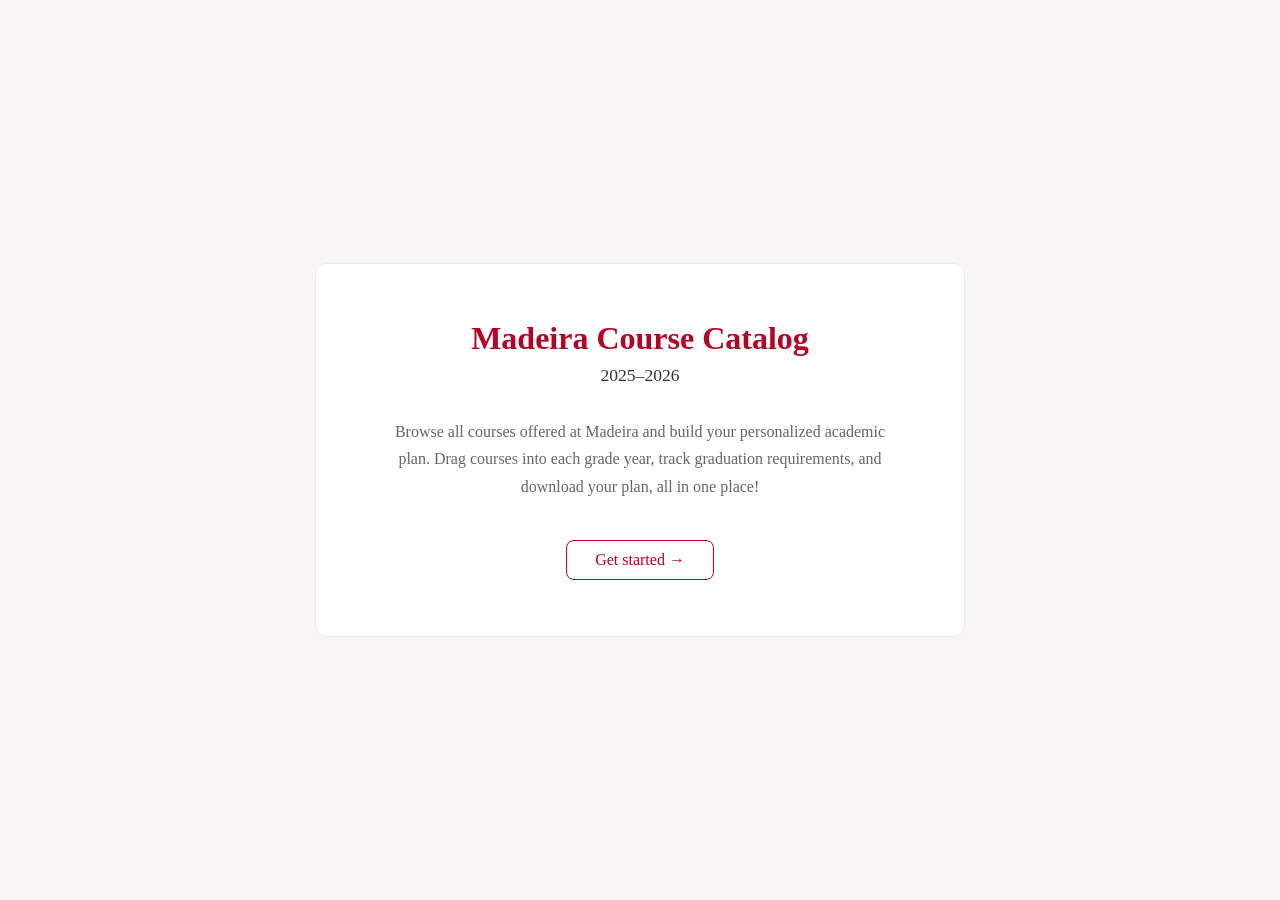
<file: index.html>
<head>
  <meta charset="UTF-8">
  <title>Madeira Course Catalog</title>
  <link rel="stylesheet" href="css/style.css">
  <style>
    body {
      margin: 0;
      min-height: 100vh;
      display: flex;
      align-items: center;
      justify-content: center;
      background-color: #f7f5f5;
      font-family: Palatino, 'Palatino Linotype', 'Book Antiqua', serif;
    }

    #welcome-box {
      background: white;
      border-radius: 12px;
      padding: 3.5rem 4rem;
      max-width: 520px;
      width: 90%;
      text-align: center;
      border: 1px solid #f0e8e8;
    }

    #welcome-box h1 {
      color: #B90124;
      font-size: 2rem;
      margin: 0 0 0.5rem 0;
    }

    #welcome-box h2 {
      color: #333;
      font-size: 1.1rem;
      font-weight: normal;
      margin: 0 0 2rem 0;
    }

    #welcome-box p {
      color: #666;
      font-size: 1rem;
      line-height: 1.7;
      margin: 0 0 2.5rem 0;
    }

    #enter-btn {
      display: inline-block;
      background: none;
      border: 1px solid #B90124;
      border-radius: 8px;
      padding: 10px 28px;
      font-family: Palatino, 'Palatino Linotype', 'Book Antiqua', serif;
      font-size: 1rem;
      color: #B90124;
      cursor: pointer;
      text-decoration: none;
    }

    #enter-btn:hover {
      background-color: #fdf0f2;
    }
  </style>
</head>

<body>
  <div id="welcome-box">
    <h1>Madeira Course Catalog</h1>
    <h2>2025–2026</h2>
    <p>Browse all courses offered at Madeira and build your personalized academic plan. Drag courses into each grade year, track graduation requirements, and download your plan, all in one place!</p>
    <a href="main.html#tutorial" id="enter-btn">Get started →</a>
  </div>
</body>
</file>
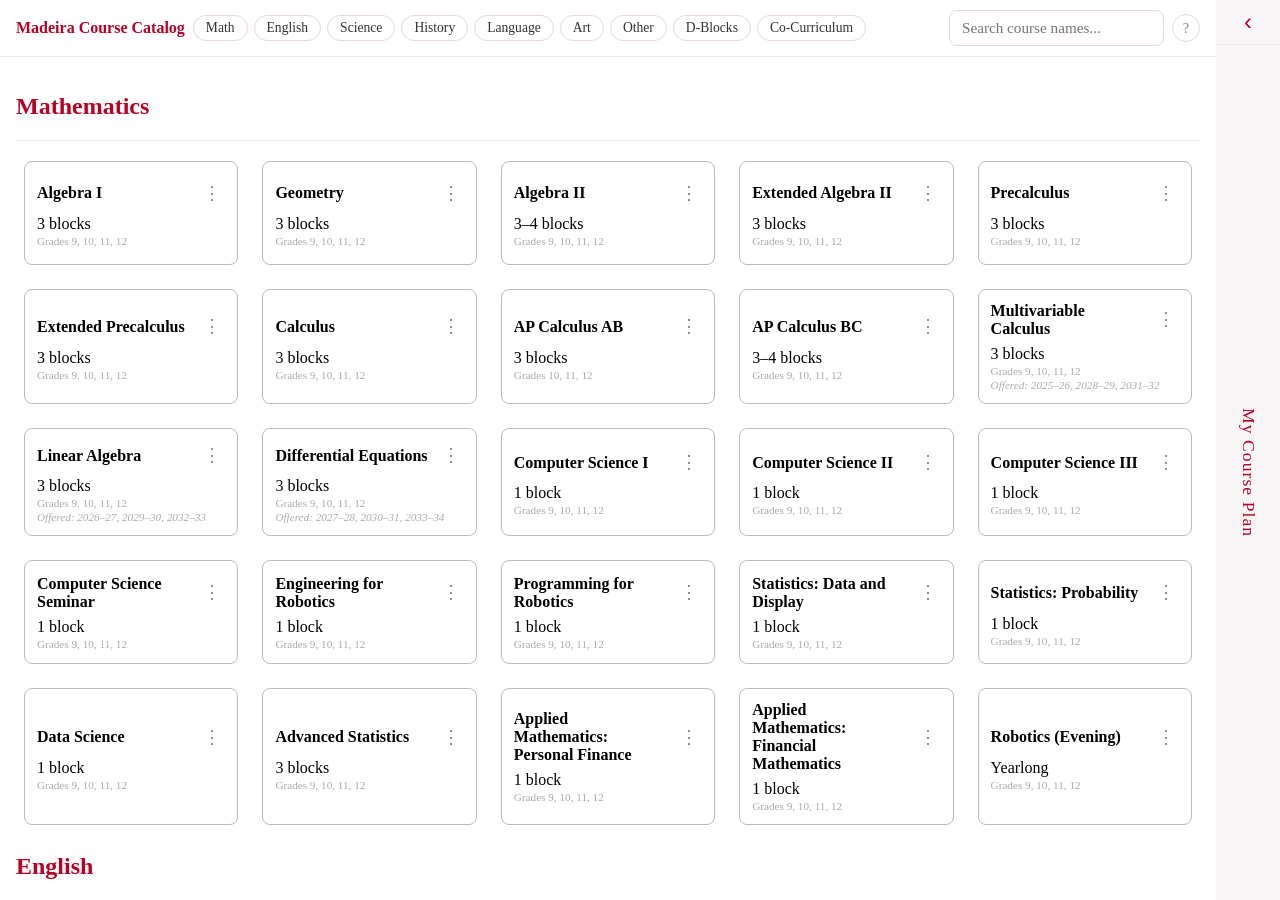
<file: main.html>
<head>
  <meta charset="UTF-8">
  <title>Madeira Course Catalog</title>
  <link rel="stylesheet" href="css/style.css">
</head>

<body>

  <!-- two columns side by side -->
  <div id="app">

    <div id="catalog-wrapper">
      <div id="catalog-header">
        <h1 id="site-title" title="How to use this tool" style="cursor:pointer">Madeira Course Catalog</h1>
        <div id="dept-nav">
          <button data-dept="mathematics">Math</button>
          <button data-dept="english">English</button>
          <button data-dept="science">Science</button>
          <button data-dept="history">History</button>
          <button data-dept="language">Language</button>
          <button data-dept="art">Art</button>
          <button data-dept="other">Other</button>
          <button data-dept="d_blocks">D-Blocks</button>
          <button data-dept="co_curriculum">Co-Curriculum</button>
        </div>
        <input type="search" id="search" placeholder="Search course names...">
        <button id="help-btn" title="How to use this tool">?</button>
      </div>

      <!-- left: the course catalog -->
      <div id="catalog"></div>
      <!-- course cards get put in catalog by JS -->
    </div>

    <div id="resize-handle"></div>

    <!-- right: the full plan, starts collapsed, expands -->
    <div id="plan" class="collapsed">
      <button id="plan-toggle" title="Open plan">‹</button>
      <span id="plan-collapsed-label">My Course Plan</span>

      <!-- plan-inner wraps all the scrollable content so the toggle arrow stays outside
           the scrollable area and never shifts when padding or content changes -->
      <div id="plan-inner">

        <div id="plan-header">
          <h2>My Course Plan</h2>
          <button id="print-btn">Print / Save PDF</button>
        </div>

        <!-- selector so requirements adjust for students who entered in 10th or 11th grade -->
        <div id="entry-grade-selector">
          <span>Select first year at Madeira:</span>
          <button class="entry-btn active" data-entry="9">9th grade</button>
          <button class="entry-btn" data-entry="10">10th grade</button>
          <button class="entry-btn" data-entry="11">11th grade</button>
        </div>

        <!-- one drop zone per grade year -->
        <!-- class="drop-zone" marks these as valid drop targets -->
        <!-- each h3 has a block-counter span that JS updates -->
        <div class="grade-column" data-grade="9">
          <h3>9th Grade <span class="block-counter" id="counter-9">0 blocks · 0 credits</span></h3>
          <ul class="drop-zone"></ul>
          <div class="dblock-section">
            <p class="dblock-heading">D-Blocks</p>
            <ul class="dblock-zone"></ul>
          </div>
        </div>

        <div class="grade-column" data-grade="10">
          <h3>10th Grade <span class="block-counter" id="counter-10">0 blocks · 0 credits</span></h3>
          <ul class="drop-zone"></ul>
          <div class="dblock-section">
            <p class="dblock-heading">D-Blocks</p>
            <ul class="dblock-zone"></ul>
          </div>
        </div>

        <div class="grade-column" data-grade="11">
          <h3>11th Grade <span class="block-counter" id="counter-11">0 blocks · 0 credits</span></h3>
          <ul class="drop-zone"></ul>
          <div class="dblock-section">
            <p class="dblock-heading">D-Blocks</p>
            <ul class="dblock-zone"></ul>
          </div>
        </div>

        <div class="grade-column" data-grade="12">
          <h3>12th Grade <span class="block-counter" id="counter-12">0 blocks · 0 credits</span></h3>
          <ul class="drop-zone"></ul>
          <div class="dblock-section">
            <p class="dblock-heading">D-Blocks</p>
            <ul class="dblock-zone"></ul>
          </div>
        </div>

        <!-- distribution requirements tracker: updates live as courses are added -->
        <div id="dist-tracker">
          <button id="dist-toggle">Distribution Requirements <span id="dist-arrow">▾</span></button>
          <div id="dist-table-wrap">
            <table id="dist-table"><tbody></tbody></table>
          </div>
        </div>

        <!-- tucked away at the bottom so it's not accidentally clicked -->
        <button id="clear-btn">Clear Plan</button>

      </div><!-- end #plan-inner -->
    </div>
    <!-- help / tutorial overlay — opened by the ? button in the header -->
    <div id="help-overlay" class="hidden">
      <div id="help-box">
        <button id="help-close">✕</button>
        <h2>How to use this planner</h2>

        <h3>Building your plan</h3>
        <ul>
          <li><strong>Browse courses</strong> in the course catalog on the left side of the screen. Click the subject buttons at the top to jump to a department, or type in the search bar to find a course by name.</li>
          <li><strong>Open your plan</strong> by clicking on the collapsed side bar on the far right side of the screen. Use the vertical bar between the catalog and plan to adjust the size they are displayed.</li>
          <li><strong>Drag a course card</strong> into one of the grade columns on the right to add it to your plan.</li>
          <li><strong>Move a course</strong> by dragging its mini-card from one grade column to another.</li>
          <li><strong>Remove a course</strong> by dragging its mini-card back to the left catalog panel.</li>
          <li>Click any course card (in the catalog or in your plan) to see its full description and details.</li>
          <li>Click the <strong>?</strong> icon in the top right corner to return to this tutorial at any time. </li>
        </ul>

        <h3>Tagging courses</h3>
        <ul>
          <li>Click the <strong>⋮</strong> button in the top right of a catalog card to mark a course as <strong>★ Interested</strong>, <strong>✓ Taken Previously</strong>, or <strong>? Asking About</strong>. The tag shows up on the mini-card in your plan too.</li>
          <li>If you've already taken a prerequisite at a different school, mark it as "Taken Previously" so the planner knows you have it.</li>
        </ul>

        <h3>Saving &amp; printing</h3>
        <ul>
          <li>Your plan is <strong>saved automatically</strong> in your browser. It will still be there if you close the tab and come back.</li>
          <li>Click <strong>Print / Save PDF</strong> to download a copy of your plan.</li>
        </ul>

        <h3>About the Madeira schedule</h3>
        <ul>
          <li><strong>Blocks</strong> are the main academic schedule slots. Most courses are 3 blocks per year. You must fill 18–21 blocks per year (shown by the ✓/✗ counter next to each grade).</li>
          <li><strong>D-Blocks</strong> are daily afternoon activity periods. They are not counted toward your academic block total. You choose one activity per season (Fall, Winter, Spring).</li>
          <li><strong>Co-Curriculum</strong> courses (Student Government, leadership programs, etc.) are separate from your academic schedule and are required each year.</li>
          <li><strong>Evening courses</strong> like Chorus, Orchestra, Stagecraft, and GYLB meet outside of the regular school day. They count as credits toward graduation but do not take up a daytime block.</li>
          <li><strong>Rotating courses</strong> — Linear Algebra, Multivariable Calculus, and Differential Equations — are not offered every year. Their catalog cards show which years they are available.</li>
        </ul>

        <h3>Graduation requirements</h3>
        <p>Click <strong>Distribution Requirements</strong> at the bottom of your plan to see a live checklist of how many credits you still need in each subject area. This updates automatically as you add courses.</p>
      </div>
    </div>

    <div id="modal-overlay" class="hidden">
      <div id="modal-box">
        <button id="modal-close">✕</button>
        <h2 id="modal-name"></h2>
        <p id="modal-description"></p>
        <table id="modal-stats">
          <tbody></tbody>
        </table>
      </div>
    </div>
  </div>

  <!-- shown when a student clicks a locked required course card -->
  <dialog id="locked-dialog">
    <p id="locked-message"></p>
    <div id="locked-buttons">
      <button id="locked-ok">OK</button>
    </div>
  </dialog>

  <!-- confirmation used for prereq warnings and clearing the plan -->
  <dialog id="confirm-dialog">
    <p id="confirm-message"></p>
    <div id="confirm-buttons">
      <button id="confirm-cancel">Cancel</button>
      <button id="confirm-ok">OK</button>
    </div>
  </dialog>

  <script src="js/main.js"></script>
</body>
</file>
<file: css/style.css>
:root {
  --font: Palatino, 'Palatino Linotype', 'Book Antiqua', serif;
}

/* setting up two panels side by side */
body {
  margin: 0;
  padding: 0;
}

#app {
  display: flex;
  height: 100vh;
  width: 100%;
  font-family: var(--font)
}

#site-title {
  font-size: 1rem;
  color: #B90124;
  margin: 0;
  white-space: nowrap; 
}

#catalog-wrapper {
  flex: 5;
  display: flex;
  flex-direction: column;
  overflow: hidden;
  background-color: #ffffff;
}

#catalog-header {
  display: flex;
  flex-wrap: wrap;
  align-items: center;
  gap: 8px;
  padding: 10px 16px;
  border-bottom: 1px solid #f0e8e8;
}

#catalog {
  overflow-y: scroll;
  padding: 16px;
}

#dept-nav {
  display: flex;
  flex-wrap: wrap;
  gap: 6px;
  flex: 1
}

#dept-nav button {
  background: none;
  border: 1px solid #e8d8d8;
  border-radius: 20px;
  padding: 4px 12px;
  font-family: var(--font);
  font-size: 0.85rem;
  cursor: pointer;
  color: #333;
}

#dept-nav button:hover {
  border-color: #B90124;
  color: #B90124;
}

#search {
  align-items: center;
  padding: 8px 12px;
  border: 1px solid #e8d8d8;
  border-radius: 8px;
  font-family: var(--font);
  max-width: 500px;
  font-size: 0.95rem;
  outline: none;
}

#search:focus {
  border-color: #B90124;
}

#resize-handle {
  width: 5px;
  cursor: col-resize;
  background: #f0e8e8;
  flex-shrink: 0;
}

#resize-handle:hover, #resize-handle.dragging {
  background: #B90124;
}

#plan {
  flex: 2;
  display: flex;
  flex-direction: column;
  background-color: #f7f5f5;
  transition: flex 0.25s ease;
}

/* collapsed: narrow strip â€” whole thing is clickable to open the plan */
#plan.collapsed {
  flex: 0 0 64px;
  overflow: hidden;
  cursor: pointer;
}

/* toggle arrow â€” full-width bar at the top of the panel
   lives outside #plan-inner so padding changes to the scroll area never move it */
#plan-toggle {
  display: block;
  width: 100%;
  flex-shrink: 0;
  background: none;
  border: none;
  border-bottom: 1px solid #f0e8e8;
  font-size: 1.5rem;
  cursor: pointer;
  color: #B90124;
  padding: 10px 0;
  text-align: center;
  line-height: 1;
}

#plan-toggle:hover {
  background-color: #fdf0f2;
}

/* the scrollable content area â€” everything except the toggle and the collapsed label */
#plan-inner {
  flex: 1;
  overflow-y: scroll;
  padding: 24px;
}

/* when collapsed, hide the inner content */
#plan.collapsed #plan-inner {
  display: none;
}

/* "My Course Plan" rotated â€” only visible when the panel is collapsed */
#plan-collapsed-label {
  display: none;
  writing-mode: vertical-lr;
  font-family: var(--font);
  font-size: 1.1rem;
  color: #B90124;
  letter-spacing: 0.06em;
}

#plan.collapsed #plan-collapsed-label {
  display: flex;
  flex: 1;
  align-items: center;
  justify-content: center;
}

#modal-overlay {
  position: fixed;
  inset:0;
  background: rgba(0,0,0,0.7);
  display: flex;
  align-items: center;
  justify-content: center;
  z-index: 100;
}

#modal-overlay.hidden {
  display: none;
}

#modal-box {
  background: white;
  border-radius: 10px;
  padding: 3rem; 
  max-width: 560px;
  width: 90%;
  position: relative;
  max-height: 80vh;
  overflow-y: auto;
}

#modal-close {
  position: absolute;
  top: 12px;
  right: 16px;
  background: none;
  border: none;
  font-size: 1.2rem;
  cursor: pointer;
  color: #888;
}

/* stats table */
#modal-stats tbody tr td:first-child {
  color: #888;
  font-size: 1.10rem;
  padding-right: 16px;
  padding-bottom: 6px;
  white-space: nowrap;
}

#modal-name {
  font-size: 2rem;
  margin-bottom: 0.75rem;
}

#modal-description {
  font-size: 1.10rem;
  line-height: 1.6;
  margin-bottom: 1.25rem;
}

#modal-stats td {
  font-size: 1.05rem;
  padding-bottom: 8px;
}

/* department headers */
h2 {
  color: #B90124;
  scroll-margin-top: 24px;
}

/* divider between departments */
hr {
  border: none;
  border-top: 1px solid #f0e8e8;
  margin-bottom: 12px;
}

.course-card {
  border: 1px solid #bbb;
  border-radius: 8px;
  padding: 12px;
  margin: 8px;
  position: relative;
  display: flex;
  flex-direction: column;
  justify-content: center;
}

/*  keep a small top gap so it doesn't look crushed */
.course-card p {
  margin: 5px 0 0 0;
}

.course-grid {
  display: grid;
  grid-template-columns: repeat(auto-fill, minmax(200px, 1fr));
  /* minmax lets cards grow if they need to (rotation label, grade level line)
     while keeping a consistent minimum height across all cards */
  grid-auto-rows: minmax(120px, auto);
  gap: 8px;
}

/* selected state on catalog card */
.course-card--selected {
  border-color: #B90124;
  background-color: #fdf0f2;
}

/* grade column boxes in the plan */
.grade-column {
  border: 1px solid #e8d8d8;
  border-radius: 8px;
  padding: 12px;
  margin-bottom: 12px;
  background-color: #ffffff;
}

.grade-column h3 {
  color: #B90124;
  margin-top: 0;
}

/* inside each grade column where cards get dropped */
.drop-zone {
  list-style: none;
  padding: 0;
  min-height: 50px;
  display: grid;
  grid-template-columns: repeat(auto-fill, minmax(140px, 1fr));
  gap: 6px;
}

/* placeholder text shown when a drop zone has no cards yet */
.drop-zone:empty::before {
  content: 'Drag courses here';
  grid-column: 1 / -1;
  text-align: center;
  color: #aaa;
  font-size: 0.9rem;
  padding: 14px 8px;
  word-break: break-word;
  overflow-wrap: break-word;
}

/* mini card inside the plan */
.plan-card {
  background-color: #ffffff;
  border: 1px solid #e8d8d8;
  border-radius: 6px;
  padding: 10px;
  font-size: 0.85rem;
  display: flex;
  flex-direction: column;
  position: relative;
}

/* + button on mini cards to add a note */
.note-btn {
  position: absolute;
  top: 6px;
  right: 6px;
  background: none;
  border: 1px solid #e8d8d8;
  border-radius: 50%;
  width: 18px;
  height: 18px;
  font-size: 0.7rem;
  cursor: pointer;
  color: #aaa;
  padding: 0;
  display: flex;
  align-items: center;
  justify-content: center;
}

.note-btn:hover {
  border-color: #B90124;
  color: #B90124;
}

/* text input that appears when you click the + */
.note-input {
  margin-top: 6px;
  border: 1px solid #e8d8d8;
  border-radius: 4px;
  padding: 4px 6px;
  font-family: var(--font);
  font-size: 0.78rem;
  width: 100%;
  box-sizing: border-box;
  outline: none;
}

.note-input:focus {
  border-color: #B90124;
}

/* saved note displayed on the card */
.note-text {
  margin-top: 4px;
  font-size: 0.75rem;
  color: #888;
  font-family: Georgia, serif;
}

.hidden {
  display: none;
}

.plan-card strong {
  padding-right: 26px;
}

.plan-card span {
  color: #888;
  font-size: 0.78rem;
}

/* status tag on plan cards â€” color is set inline by JS to match the catalog card icon */
.plan-status {
  font-size: 0.72rem;
  margin-top: 3px;
  display: block;
}

/* card row: badge (left) Â· course name (fills space) Â· â‹® button (right) */
.card-row {
  display: flex;
  align-items: center;
  gap: 6px;
  margin-bottom: 2px;
}

/* name fills the space between badge and â‹® button */
.card-row strong {
  flex: 1;
}

/* shows which grade year a course has been added to (e.g. "9th") */
.grade-badge {
  font-size: 0.68rem;
  color: #B90124;
  font-weight: bold;
  background: #fdf0f2;
  border-radius: 3px;
  padding: 1px 5px;
}

/* â‹® button on catalog cards for setting a status */
/* bigger padding = easier to click without changing the visual size much */
.status-btn {
  background: none;
  border: none;
  cursor: pointer;
  color: #888;
  font-size: 1.1rem;
  padding: 6px 8px;
  line-height: 1;
  margin-left: auto;
  /* negative margin pulls back any extra space so the card layout isn't affected */
  margin-right: -4px;
}

.status-btn:hover {
  opacity: 0.7;
}


/* dropdown that appears under the â‹® button */
.status-dropdown {
  position: absolute;
  top: 34px;
  right: 6px;
  background: white;
  border: 1px solid #e8d8d8;
  border-radius: 6px;
  box-shadow: 0 2px 8px rgba(0,0,0,0.12);
  z-index: 10;
  min-width: 148px;
}

.status-dropdown button {
  display: block;
  width: 100%;
  background: none;
  border: none;
  text-align: left;
  padding: 8px 12px;
  cursor: pointer;
  font-family: var(--font);
  font-size: 0.85rem;
  color: #333;
}

.status-dropdown button:hover {
  background: #fdf0f2;
  color: #B90124;
}

/* green tint when a course is marked as taken previously */
.course-card--taken {
  border-color: #2e7d32;
  background-color: #f0f7f0;
}

/* "Remove status" option at the bottom of the dropdown */
.status-dropdown button[data-status="none"] {
  color: #aaa;
  font-style: italic;
  border-top: 1px solid #f0e8e8;
}

/* brief popup at the bottom of the screen for prereq warnings */
.toast {
  position: fixed;
  bottom: 24px;
  left: 50%;
  transform: translateX(-50%);
  background: #333;
  color: white;
  padding: 12px 20px;
  border-radius: 8px;
  font-size: 0.9rem;
  font-family: var(--font);
  z-index: 200;
  max-width: 620px;
  text-align: center;
  box-shadow: 0 4px 12px rgba(0,0,0,0.2);
}

/* plan header: title on the left, print button on the right */
#plan-header {
  display: flex;
  justify-content: space-between;
  align-items: center;
  margin-bottom: 24px;
}

#plan-header h2 {
  margin: 0;
}

#print-btn {
  background: none;
  border: 1px solid #e8d8d8;
  border-radius: 6px;
  padding: 6px 12px;
  font-family: var(--font);
  font-size: 0.85rem;
  cursor: pointer;
  color: #555;
}

#print-btn:hover {
  border-color: #B90124;
  color: #B90124;
}

/* same style as the print button, just tucked below the tracker */
#clear-btn {
  display: block;
  margin: 20px auto 8px;
  background: none;
  border: 1px solid #e8d8d8;
  border-radius: 6px;
  padding: 6px 12px;
  font-family: var(--font);
  font-size: 0.85rem;
  cursor: pointer;
  color: #555;
}

#clear-btn:hover {
  border-color: #B90124;
  color: #B90124;
}

/* responsive layout, stack panels vertically on mobile */

@media (max-width: 768px) {
  #app {
    flex-direction: column;
    height: auto;
    min-height: 100vh;
  }

  #catalog-wrapper {
    flex: none;
    width: 100%;
    overflow: visible;
  }

  /* catalog scrolls naturally with the page on mobile */
  #catalog {
    overflow-y: visible;
  }

  /* hide the drag handle, not useful on mobile */
  #resize-handle {
    display: none !important;
  }

  /* plan panel sits below the catalog, full width, always expanded on mobile */
  #plan, #plan.collapsed {
    flex: none;
    width: 100%;
    overflow: visible;
    display: flex;
    flex-direction: column;
  }

  /* always show plan-inner on mobile */
  #plan.collapsed #plan-inner {
    display: block !important;
  }

  #plan-inner {
    overflow-y: visible;
    padding: 16px;
  }

  /* hide the toggle arrow and collapsed label on mobile, plan is always open */
  #plan-toggle,
  #plan-collapsed-label,
  #help-btn {
    display: none !important;
  }

  /* catalog header: let the search bar take a full row below the nav */
  #catalog-header {
    flex-wrap: wrap;
  }

  #search {
    width: 100%;
    max-width: 100%;
    box-sizing: border-box;
  }

  /* drop zones fill the full width in one column */
  .drop-zone {
    grid-template-columns: 1fr;
  }
}

/* print / save as pdf: hide catalog, show plan full-width */
@media print {
  #catalog-wrapper { display: none; }
  #resize-handle { display: none; }
  /* always print the plan fully expanded even if it was collapsed on screen */
  #plan, #plan.collapsed { flex: 1; overflow: visible; display: flex; flex-direction: column; }
  #plan.collapsed #plan-inner { display: block !important; }
  #plan-inner { overflow: visible; padding: 0; }
  #plan-toggle, #plan-collapsed-label { display: none !important; }
  #app { display: block; }

  /* swap the rounded box for a simple top rule so a page break mid-section
     doesn't produce a split empty box with the header on one page */
  .grade-column {
    box-sizing: border-box;
    border: none;
    border-top: 2px solid #f0e8e8;
    border-radius: 0;
    padding: 8px 0 16px 0;
    margin-bottom: 0;
    background: none;
  }

  /* keep the grade heading glued to its first row of cards */
  .grade-column h3 { break-after: avoid; }

  /* hide empty grade years entirely â€” no "Drag courses here" on the printout */
  .grade-column:has(.drop-zone:empty) { display: none; }
  .drop-zone { min-height: 0; }
  .drop-zone:empty::before { display: none; }

  .drop-zone, .plan-card { box-sizing: border-box; }

  .note-btn, .status-btn, #print-btn { display: none !important; }
  .plan-card { margin-bottom: 6px; break-inside: avoid; }
  /* hide interactive elements that don't belong on a printout */
  .block-picker, #entry-grade-selector { display: none !important; }
  .block-counter { float: none; margin-left: 6px; }

  /* always show the distribution requirements when printing, even if collapsed */
  #dist-table-wrap.hidden { display: block !important; }
  #dist-toggle { display: none; }
}

/* entry grade selector */

#entry-grade-selector {
  display: flex;
  align-items: center;
  gap: 6px;
  margin-bottom: 20px;
  font-size: 0.82rem;
  color: #888;
  flex-wrap: wrap;
}

.entry-btn {
  background: none;
  border: 1px solid #e8d8d8;
  border-radius: 20px;
  padding: 3px 10px;
  font-family: var(--font);
  font-size: 0.8rem;
  cursor: pointer;
  color: #555;
}

.entry-btn:hover {
  border-color: #B90124;
  color: #B90124;
}

.entry-btn.active {
  border-color: #B90124;
  color: #B90124;
  background-color: #fdf0f2;
}

/* per-grade block counter */

/* sits inside the grade h3, floated right */
.block-counter {
  font-size: 0.75rem;
  font-weight: normal;
  color: #bbb;
  float: right;
  margin-top: 4px;
  font-family: var(--font);
}

/* turns green when the total lands in the 18â€“21 range */
.block-counter.good {
  color: #2e7d32;
}

/* turns red when blocks are out of the 18â€“21 range */
.block-counter.off {
  color: #B90124;
}

/* block range picker on plan cards */

/* shows up on cards where the block count is a range */
.block-picker {
  display: flex;
  align-items: center;
  gap: 3px;
  margin-top: 5px;
  flex-wrap: wrap;
}

.block-picker-label {
  font-size: 0.7rem;
  color: #bbb;
}

.block-pick-btn {
  background: none;
  border: 1px solid #e8d8d8;
  border-radius: 4px;
  padding: 1px 6px;
  font-size: 0.72rem;
  cursor: pointer;
  font-family: var(--font);
  color: #888;
  line-height: 1.4;
}

.block-pick-btn:hover {
  border-color: #B90124;
  color: #B90124;
}

/* active = the currently selected block count */
.block-pick-btn.active {
  border-color: #B90124;
  color: #B90124;
  background-color: #fdf0f2;
}

/* distribution requirements tracker */

#dist-tracker {
  margin-top: 20px;
  background-color: #ffffff;
  border: 1px solid #e8d8d8;
  border-radius: 8px;
  overflow: hidden;
}

/* the clickable header row that collapses/expands the table */
#dist-toggle {
  display: flex;
  justify-content: space-between;
  align-items: center;
  width: 100%;
  background: none;
  border: none;
  padding: 10px 16px;
  font-family: var(--font);
  font-size: 0.9rem;
  color: #B90124;
  cursor: pointer;
  text-align: left;
}

#dist-toggle:hover {
  background-color: #fdf0f2;
}

#dist-arrow {
  font-size: 0.75rem;
  color: #B90124;
}

/* the table gets padding only when it's visible */
/* wrapper div gets the padding, table elements ignore padding */
#dist-table-wrap {
  padding: 20px 16px 24px;
}

#dist-table {
  width: 100%;
  border-collapse: collapse;
  font-size: 0.85rem;
}

#dist-table td {
  padding: 3px 4px;
  vertical-align: top;
}

/* indent the subject name column so it doesn't hug the left edge */
#dist-table td:first-child {
  padding-left: 12px;
}

/* right-aligned credit count column */
.dist-count {
  text-align: right;
  color: #888;
  white-space: nowrap;
  padding-right: 8px;
}

/* third column: just the checkmark/x */
#dist-table tr td:last-child {
  width: 20px;
  text-align: center;
}

.dist-met   { color: #2e7d32; font-weight: bold; }
.dist-unmet { color: #B90124; }

/* indented sub-rows (e.g. Biology âœ“  Chemistry âœ—  Physics âœ“) */
.dist-sub {
  font-size: 0.78rem;
  color: #888;
  padding: 0 4px 6px 16px;
}

.dist-sub .dist-met   { font-weight: normal; }
.dist-sub .dist-unmet { font-weight: normal; }

/* confirmation dialog  */

/* Chrome Translate can reach <dialog>  */
#confirm-dialog {
  border: none;
  border-radius: 10px;
  padding: 2rem 2.5rem;
  max-width: 460px;
  width: 90%;
  font-family: var(--font);
  font-size: 1rem;
  line-height: 1.6;
  color: #333;
}

/* dark overlay behind the dialog, same as the course detail modal */
#confirm-dialog::backdrop {
  background: rgba(0,0,0,0.7);
}

/* white-space: pre-line makes \n in the JS message show as real line breaks */
#confirm-message {
  margin: 0 0 1.5rem 0;
  white-space: pre-line;
}

#confirm-buttons {
  display: flex;
  justify-content: flex-end;
  gap: 8px;
}

#confirm-cancel {
  background: none;
  border: 1px solid #e8d8d8;
  border-radius: 6px;
  padding: 6px 14px;
  font-family: var(--font);
  font-size: 0.9rem;
  cursor: pointer;
  color: #555;
}

#confirm-cancel:hover {
  border-color: #B90124;
  color: #B90124;
}

#confirm-ok {
  background: none;
  border: 1px solid #B90124;
  border-radius: 6px;
  padding: 6px 14px;
  font-family: var(--font);
  font-size: 0.9rem;
  cursor: pointer;
  color: #B90124;
}

#confirm-ok:hover {
  background-color: #fdf0f2;
}

/* small grade-level note on catalog cards (e.g. "Grades 11, 12" or "Grade 9 only") */
.card-grade-levels {
  display: block;
  font-size: 0.7rem;
  color: #aaa;
  margin-top: 2px;
}

/* rotating math course note (e.g. "Offered: 2026, 2029, 2032") */
.card-rotation {
  display: block;
  font-size: 0.7rem;
  color: #aaa;
  margin-top: 2px;
  font-style: italic;
}

/* startup bounce animations */

/* plan strip bounces left-right to hint it can be opened */
@keyframes plan-bounce {
  0%   { transform: translateX(0); }
  15%  { transform: translateX(-14px); }
  30%  { transform: translateX(0); }
  45%  { transform: translateX(-9px); }
  60%  { transform: translateX(0); }
  75%  { transform: translateX(-4px); }
  100% { transform: translateX(0); }
}

.plan-bounce {
  animation: plan-bounce 0.9s ease 0.7s 1 both;
}

/* ? button pulses to draw attention to the tutorial */
@keyframes help-bounce {
  0%   { transform: scale(1); }
  20%  { transform: scale(1.45); }
  40%  { transform: scale(1); }
  60%  { transform: scale(1.25); }
  80%  { transform: scale(1); }
  90%  { transform: scale(1.1); }
  100% { transform: scale(1); }
}

.help-bounce {
  animation: help-bounce 0.8s ease 1.4s 1 both;
}

/* ? help button in the catalog header */

#help-btn {
  background: none;
  border: 1px solid #e8d8d8;
  border-radius: 50%;
  width: 28px;
  height: 28px;
  font-family: var(--font);
  font-size: 0.9rem;
  color: #888;
  cursor: pointer;
  flex-shrink: 0;
  line-height: 1;
}

#help-btn:hover {
  border-color: #B90124;
  color: #B90124;
}

/* help / tutorial overlay */

#help-overlay {
  position: fixed;
  inset: 0;
  background: rgba(0,0,0,0.7);
  display: flex;
  align-items: center;
  justify-content: center;
  z-index: 100;
}

#help-overlay.hidden {
  display: none;
}

#help-box {
  background: white;
  border-radius: 10px;
  padding: 2.5rem 3rem;
  max-width: 600px;
  width: 90%;
  max-height: 85vh;
  overflow-y: auto;
  position: relative;
  font-family: var(--font);
  color: #333;
  line-height: 1.6;
}

#help-box h2 {
  font-size: 1.5rem;
  margin-top: 0;
  margin-bottom: 1.2rem;
}

#help-box h3 {
  color: #B90124;
  font-size: 1rem;
  margin-top: 1.4rem;
  margin-bottom: 0.4rem;
}

#help-box ul {
  margin: 0 0 0.5rem 0;
  padding-left: 1.2rem;
}

#help-box li {
  margin-bottom: 0.4rem;
  font-size: 0.95rem;
}

#help-box p {
  font-size: 0.95rem;
  margin: 0.4rem 0 0.8rem 0;
}

#help-close {
  position: absolute;
  top: 12px;
  right: 16px;
  background: none;
  border: none;
  font-size: 1.2rem;
  cursor: pointer;
  color: #888;
}

#help-close:hover {
  color: #B90124;
}

/* ── d-block section inside each grade column ───────────────── */

/* hidden when the dblock-zone is empty so no stray heading shows */
.dblock-section:has(.dblock-zone:empty) {
  display: none;
}

.dblock-section {
  margin-top: 10px;
  padding-top: 8px;
  border-top: 1px solid #f0e8e8;
}

/* small "D-Blocks" label above the d-block mini-cards */
.dblock-heading {
  font-size: 0.7rem;
  text-transform: uppercase;
  letter-spacing: 0.06em;
  color: #bbb;
  margin: 0 0 6px 0;
  font-family: var(--font);
}

/* same grid layout as the regular drop-zone */
.dblock-zone {
  list-style: none;
  padding: 0;
  margin: 0;
  display: grid;
  grid-template-columns: repeat(auto-fill, minmax(140px, 1fr));
  gap: 6px;
}

/* ── season picker on d-block mini-cards ─────────────────────── */

.season-picker {
  display: flex;
  gap: 3px;
  margin-top: 5px;
  flex-wrap: wrap;
}

/* small Fall / Winter / Spring toggle buttons */
.season-btn {
  background: none;
  border: 1px solid #e8d8d8;
  border-radius: 4px;
  padding: 1px 6px;
  font-size: 0.68rem;
  cursor: pointer;
  font-family: var(--font);
  color: #bbb;
  line-height: 1.4;
}

.season-btn.active {
  border-color: #B90124;
  color: #B90124;
  background-color: #fdf0f2;
}

.season-btn:hover:not(:disabled) {
  border-color: #B90124;
  color: #B90124;
}

/*  locked required course plan cards */

.plan-card--locked {
  cursor: default;
  border-color: #e8d8d8;
  background-color: #fdfbfb;
}

/* locked-dialog (info popup for required courses) */

#locked-dialog {
  border: none;
  border-radius: 10px;
  padding: 2rem 2.5rem;
  max-width: 420px;
  width: 90%;
  font-family: var(--font);
  font-size: 1rem;
  line-height: 1.6;
  color: #333;
}

#locked-dialog::backdrop {
  background: rgba(0,0,0,0.7);
}

#locked-message {
  margin: 0 0 1.5rem 0;
}

#locked-buttons {
  display: flex;
  justify-content: flex-end;
}

#locked-ok {
  background: none;
  border: 1px solid #B90124;
  border-radius: 6px;
  padding: 6px 14px;
  font-family: var(--font);
  font-size: 0.9rem;
  cursor: pointer;
  color: #B90124;
}

#locked-ok:hover {
  background-color: #fdf0f2;
}
</file>
